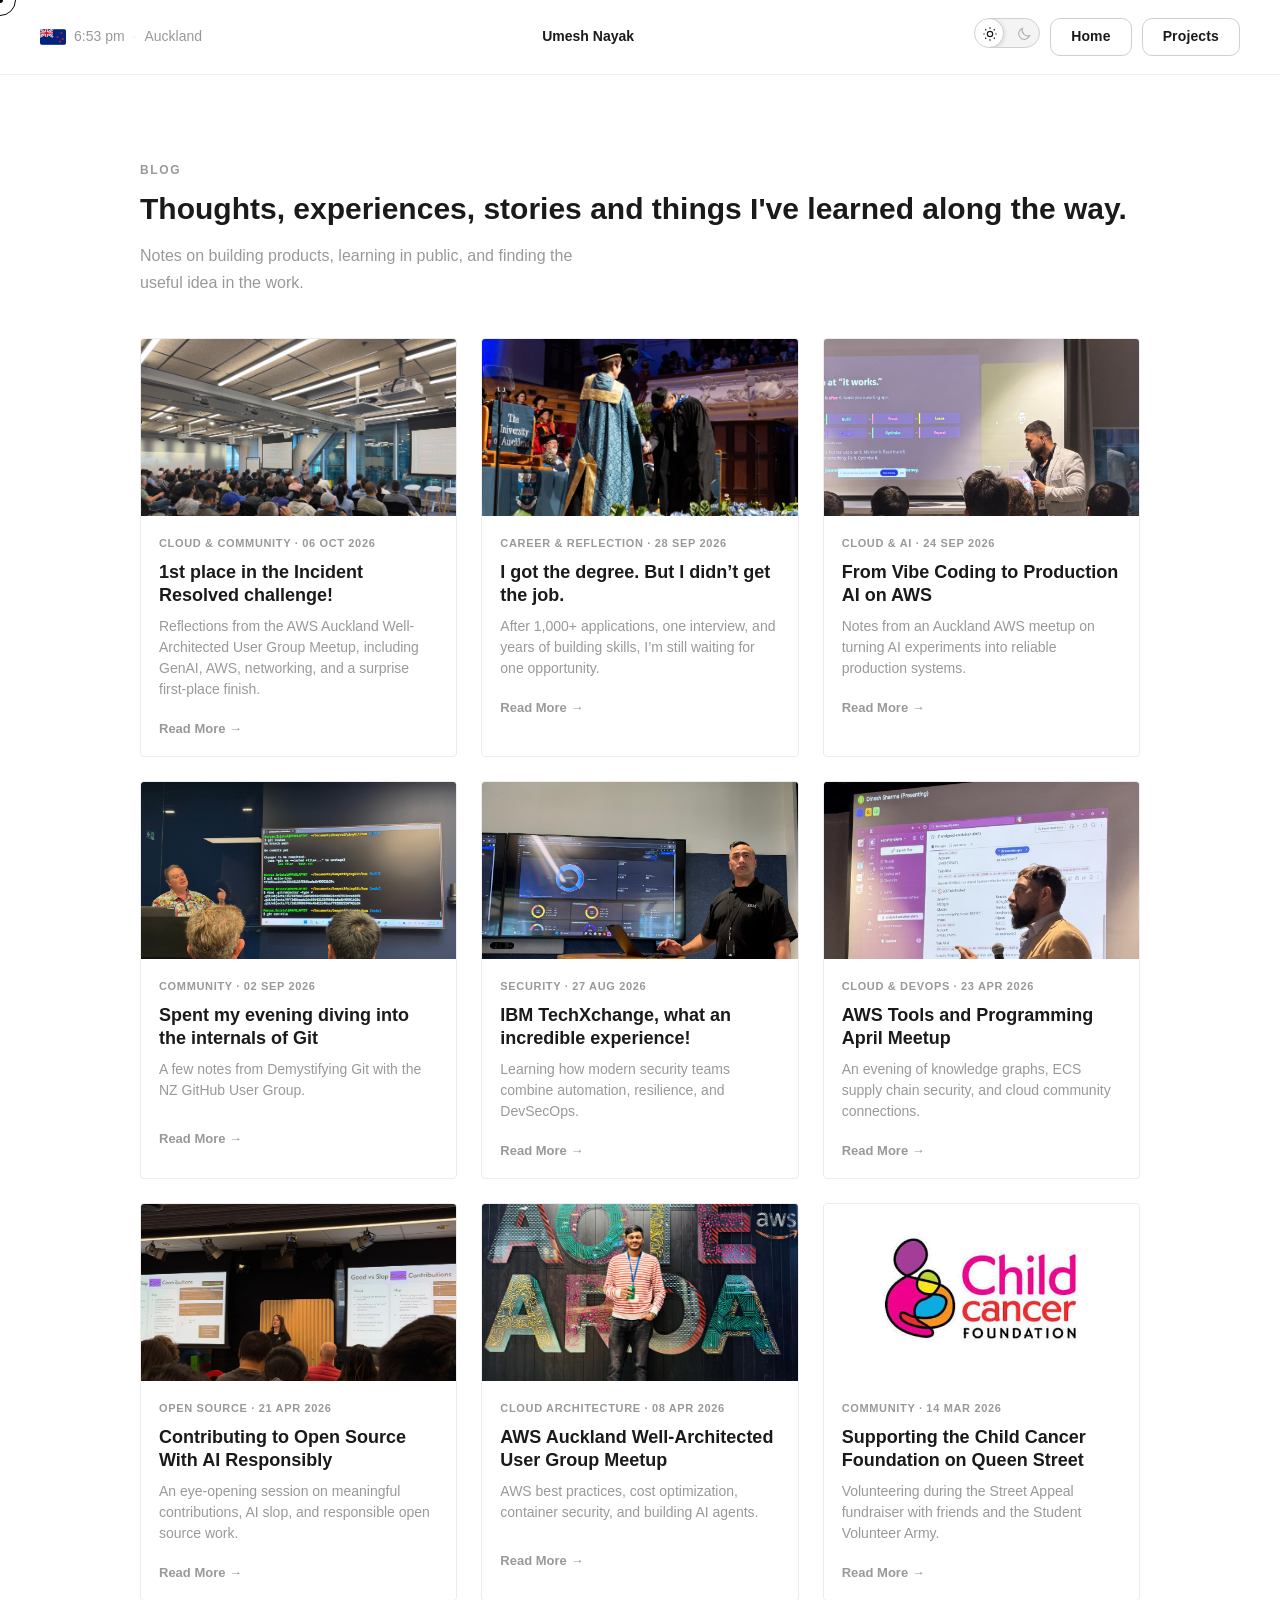
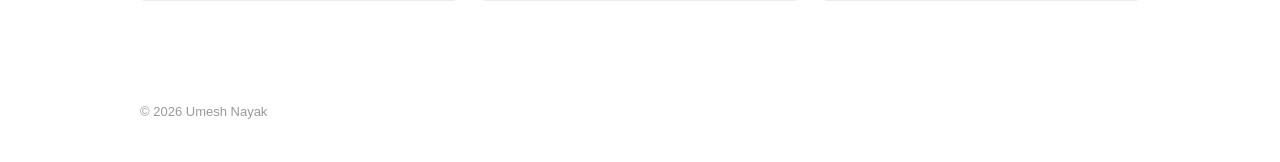
<file: blogs.html>
<!DOCTYPE html>
<html lang="en">
<head>
  <meta charset="UTF-8" />
  <meta name="viewport" content="width=device-width, initial-scale=1.0" />
  <title>Blogs</title>
  <meta name="description" content="Short, LinkedIn-style posts by Umesh Nayak." />
  <link rel="stylesheet" href="style.css" />
  <script>document.documentElement.dataset.theme = localStorage.getItem("portfolio-theme") || (matchMedia("(prefers-color-scheme: dark)").matches ? "dark" : "light");</script>
</head>
<body>
  <!-- ===== Shared top bar (keep this identical on every page) ===== -->
  <header class="topbar">
    <div class="meta">
      <svg class="flag" viewBox="0 0 40 24" width="26" height="16" role="img" aria-label="New Zealand">
        <rect width="40" height="24" fill="#00247d" />
        <path d="M0 0 20 12M20 0 0 12" stroke="#fff" stroke-width="3" />
        <path d="M10 0V12M0 6H20" stroke="#fff" stroke-width="4" />
        <path d="M10 0V12M0 6H20" stroke="#cc142b" stroke-width="2" />
        <path d="M0 0 20 12M20 0 0 12" stroke="#cc142b" stroke-width="1" />
        <circle cx="33" cy="6" r="1.7" fill="#cc142b" />
        <circle cx="27" cy="12" r="1.7" fill="#cc142b" />
        <circle cx="35" cy="15" r="1.7" fill="#cc142b" />
        <circle cx="31" cy="19" r="1.7" fill="#cc142b" />
      </svg>
      <span id="clock">--:--</span>
      <span class="dot">·</span>
      <span>Auckland</span>
    </div>

    <a href="index.html" class="name">Umesh Nayak</a>

    <nav class="nav">
      <button class="theme-switch" type="button" aria-label="Switch to dark mode" aria-pressed="false">
        <span class="theme-switch__track"><svg class="theme-switch__sun" viewBox="0 0 24 24" aria-hidden="true"><circle cx="12" cy="12" r="4" /><path d="M12 2v2M12 20v2M4.93 4.93l1.41 1.41M17.66 17.66l1.41 1.41M2 12h2M20 12h2M4.93 19.07l1.41-1.41M17.66 6.34l1.41-1.41" /></svg><svg class="theme-switch__moon" viewBox="0 0 24 24" aria-hidden="true"><path d="M20.5 14.3A8.5 8.5 0 1 1 9.7 3.5 8.5 8.5 0 0 0 20.5 14.3Z" /></svg><span class="theme-switch__knob"></span></span>
      </button>
      <a class="metal-btn metal-btn--ghost" href="index.html">Home</a>
      <a class="metal-btn metal-btn--ghost" href="projects.html">Projects</a>
    </nav>
  </header>

  <main class="wrap">
    <section class="blog-page">
      <header class="blog-page__intro">
        <p class="blog-page__eyebrow">BLOG</p>
        <h1>Thoughts, experiences, stories and things I've learned along the way.</h1>
        <p class="blog-page__lede">Notes on building products, learning in public, and finding the useful idea in the work.</p>
      </header>

      <div class="blog-grid">
        <a class="blog-card" href="blog-post.html?slug=incident-resolved-challenge">
          <div class="blog-card__image"><img src="img/blog/blog9/4.jpeg" alt="Incident Resolved challenge first-place result" /></div>
          <div class="blog-card__body"><p class="blog-card__meta">Cloud &amp; Community &middot; 06 Oct 2026</p><h2>1st place in the Incident Resolved challenge!</h2><p class="blog-card__excerpt">Reflections from the AWS Auckland Well-Architected User Group Meetup, including GenAI, AWS, networking, and a surprise first-place finish.</p><span class="blog-card__more">Read More <span aria-hidden="true">&rarr;</span></span></div>
        </a>
        <a class="blog-card" href="blog-post.html?slug=i-got-the-degree-but-not-the-job">
          <div class="blog-card__image"><img src="img/blog/blog8/3.jpg" alt="A personal reflection on finding a first tech opportunity in New Zealand" /></div>
          <div class="blog-card__body"><p class="blog-card__meta">Career &amp; Reflection &middot; 28 Sep 2026</p><h2>I got the degree. But I didn&rsquo;t get the job.</h2><p class="blog-card__excerpt">After 1,000+ applications, one interview, and years of building skills, I&rsquo;m still waiting for one opportunity.</p><span class="blog-card__more">Read More <span aria-hidden="true">&rarr;</span></span></div>
        </a>
        <a class="blog-card" href="blog-post.html?slug=vibe-coding-to-production-ai-on-aws">
          <div class="blog-card__image"><img src="img/blog/blog7/IMG_7928.JPG.jpeg" alt="Auckland AWS Tools and Programming Meetup" /></div>
          <div class="blog-card__body"><p class="blog-card__meta">Cloud &amp; AI &middot; 24 Sep 2026</p><h2>From Vibe Coding to Production AI on AWS</h2><p class="blog-card__excerpt">Notes from an Auckland AWS meetup on turning AI experiments into reliable production systems.</p><span class="blog-card__more">Read More <span aria-hidden="true">&rarr;</span></span></div>
        </a>
        <a class="blog-card" href="blog-post.html?slug=demystifying-git">
          <div class="blog-card__image"><img src="img/blog/blog1/IMG_7230.JPG.jpeg" alt="Demystifying Git event" /></div>
          <div class="blog-card__body"><p class="blog-card__meta">Community &middot; 02 Sep 2026</p><h2>Spent my evening diving into the internals of Git</h2><p class="blog-card__excerpt">A few notes from Demystifying Git with the NZ GitHub User Group.</p><span class="blog-card__more">Read More <span aria-hidden="true">&rarr;</span></span></div>
        </a>
        <a class="blog-card" href="blog-post.html?slug=ibm-techxchange">
          <div class="blog-card__image"><img src="img/blog/blog2/1.jpeg" alt="IBM TechXchange event" /></div>
          <div class="blog-card__body"><p class="blog-card__meta">Security &middot; 27 Aug 2026</p><h2>IBM TechXchange, what an incredible experience!</h2><p class="blog-card__excerpt">Learning how modern security teams combine automation, resilience, and DevSecOps.</p><span class="blog-card__more">Read More <span aria-hidden="true">&rarr;</span></span></div>
        </a>
        <a class="blog-card" href="blog-post.html?slug=aws-tools-programming-april-meetup">
          <div class="blog-card__image"><img src="img/blog/blog3/1.jpg" alt="AWS Tools and Programming April Meetup" /></div>
          <div class="blog-card__body"><p class="blog-card__meta">Cloud &amp; DevOps &middot; 23 Apr 2026</p><h2>AWS Tools and Programming April Meetup</h2><p class="blog-card__excerpt">An evening of knowledge graphs, ECS supply chain security, and cloud community connections.</p><span class="blog-card__more">Read More <span aria-hidden="true">&rarr;</span></span></div>
        </a>
        <a class="blog-card" href="blog-post.html?slug=contributing-to-open-source-with-ai-responsibly">
          <div class="blog-card__image"><img src="img/blog/blog4/1.jpeg" alt="Contributing to Open Source With AI Responsibly event" /></div>
          <div class="blog-card__body"><p class="blog-card__meta">Open Source &middot; 21 Apr 2026</p><h2>Contributing to Open Source With AI Responsibly</h2><p class="blog-card__excerpt">An eye-opening session on meaningful contributions, AI slop, and responsible open source work.</p><span class="blog-card__more">Read More <span aria-hidden="true">&rarr;</span></span></div>
        </a>
        <a class="blog-card" href="blog-post.html?slug=aws-auckland-well-architected-user-group">
          <div class="blog-card__image"><img src="img/blog/blog5/1.jpeg" alt="AWS Auckland Well-Architected User Group Meetup" /></div>
          <div class="blog-card__body"><p class="blog-card__meta">Cloud Architecture &middot; 08 Apr 2026</p><h2>AWS Auckland Well-Architected User Group Meetup</h2><p class="blog-card__excerpt">AWS best practices, cost optimization, container security, and building AI agents.</p><span class="blog-card__more">Read More <span aria-hidden="true">&rarr;</span></span></div>
        </a>
        <a class="blog-card" href="blog-post.html?slug=child-cancer-foundation-street-appeal">
          <div class="blog-card__image"><img src="img/blog/blog6/images.jpg" alt="Child Cancer Foundation Street Appeal" /></div>
          <div class="blog-card__body"><p class="blog-card__meta">Community &middot; 14 Mar 2026</p><h2>Supporting the Child Cancer Foundation on Queen Street</h2><p class="blog-card__excerpt">Volunteering during the Street Appeal fundraiser with friends and the Student Volunteer Army.</p><span class="blog-card__more">Read More <span aria-hidden="true">&rarr;</span></span></div>
        </a>
      </div>
    </section>
  </main>

  <footer class="foot">
    <span>&copy; <span id="year"></span> Umesh Nayak</span>
  </footer>

  <script src="script.js"></script>
</body>
</html>
</file>
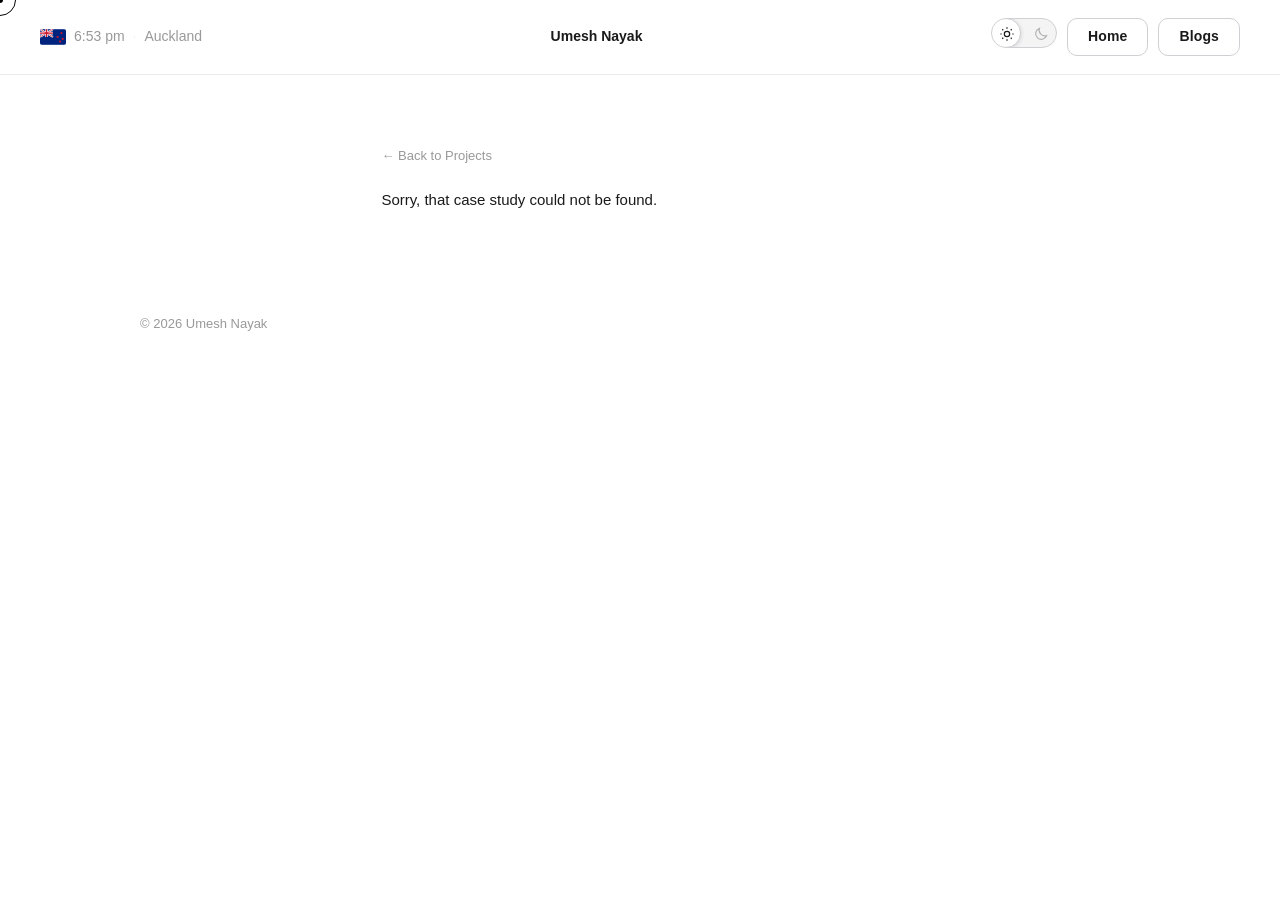
<file: case-study.html>
<!DOCTYPE html>
<html lang="en">
<head>
  <meta charset="UTF-8" />
  <meta name="viewport" content="width=device-width, initial-scale=1.0" />
  <!-- title + description are set per case study by script.js (block 6) -->
  <title>Case study</title>
  <meta name="description" content="Consulting case study by Umesh Nayak." />
  <link rel="stylesheet" href="style.css" />
  <script>document.documentElement.dataset.theme = localStorage.getItem("portfolio-theme") || (matchMedia("(prefers-color-scheme: dark)").matches ? "dark" : "light");</script>
</head>
<body>
  <!-- ===== Shared top bar ===== -->
  <header class="topbar">
    <div class="meta">
      <svg class="flag" viewBox="0 0 40 24" width="26" height="16" role="img" aria-label="New Zealand">
        <rect width="40" height="24" fill="#00247d" />
        <path d="M0 0 20 12M20 0 0 12" stroke="#fff" stroke-width="3" />
        <path d="M10 0V12M0 6H20" stroke="#fff" stroke-width="4" />
        <path d="M10 0V12M0 6H20" stroke="#cc142b" stroke-width="2" />
        <path d="M0 0 20 12M20 0 0 12" stroke="#cc142b" stroke-width="1" />
        <circle cx="33" cy="6" r="1.7" fill="#cc142b" />
        <circle cx="27" cy="12" r="1.7" fill="#cc142b" />
        <circle cx="35" cy="15" r="1.7" fill="#cc142b" />
        <circle cx="31" cy="19" r="1.7" fill="#cc142b" />
      </svg>
      <span id="clock">--:--</span>
      <span class="dot">·</span>
      <span>Auckland</span>
    </div>

    <a href="index.html" class="name">Umesh Nayak</a>

    <nav class="nav">
      <button class="theme-switch" type="button" aria-label="Switch to dark mode" aria-pressed="false">
        <span class="theme-switch__track"><svg class="theme-switch__sun" viewBox="0 0 24 24" aria-hidden="true"><circle cx="12" cy="12" r="4" /><path d="M12 2v2M12 20v2M4.93 4.93l1.41 1.41M17.66 17.66l1.41 1.41M2 12h2M20 12h2M4.93 19.07l1.41-1.41M17.66 6.34l1.41-1.41" /></svg><svg class="theme-switch__moon" viewBox="0 0 24 24" aria-hidden="true"><path d="M20.5 14.3A8.5 8.5 0 1 1 9.7 3.5 8.5 8.5 0 0 0 20.5 14.3Z" /></svg><span class="theme-switch__knob"></span></span>
      </button>
      <a class="metal-btn metal-btn--ghost" href="index.html">Home</a>
      <a class="metal-btn metal-btn--ghost" href="blogs.html">Blogs</a>
    </nav>
  </header>

  <main class="wrap">
    <!-- script.js block 6 fills this from ?slug= against consulting.js -->
    <article class="case" id="case-root">
      <p class="case-back"><a href="projects.html">&larr; Back to Projects</a></p>
      <p>Loading case study&hellip;</p>
    </article>
  </main>

  <footer class="foot">
    <span>&copy; <span id="year"></span> Umesh Nayak</span>
  </footer>

  <script src="consulting.js"></script>
  <script src="script.js"></script>
</body>
</html>
</file>
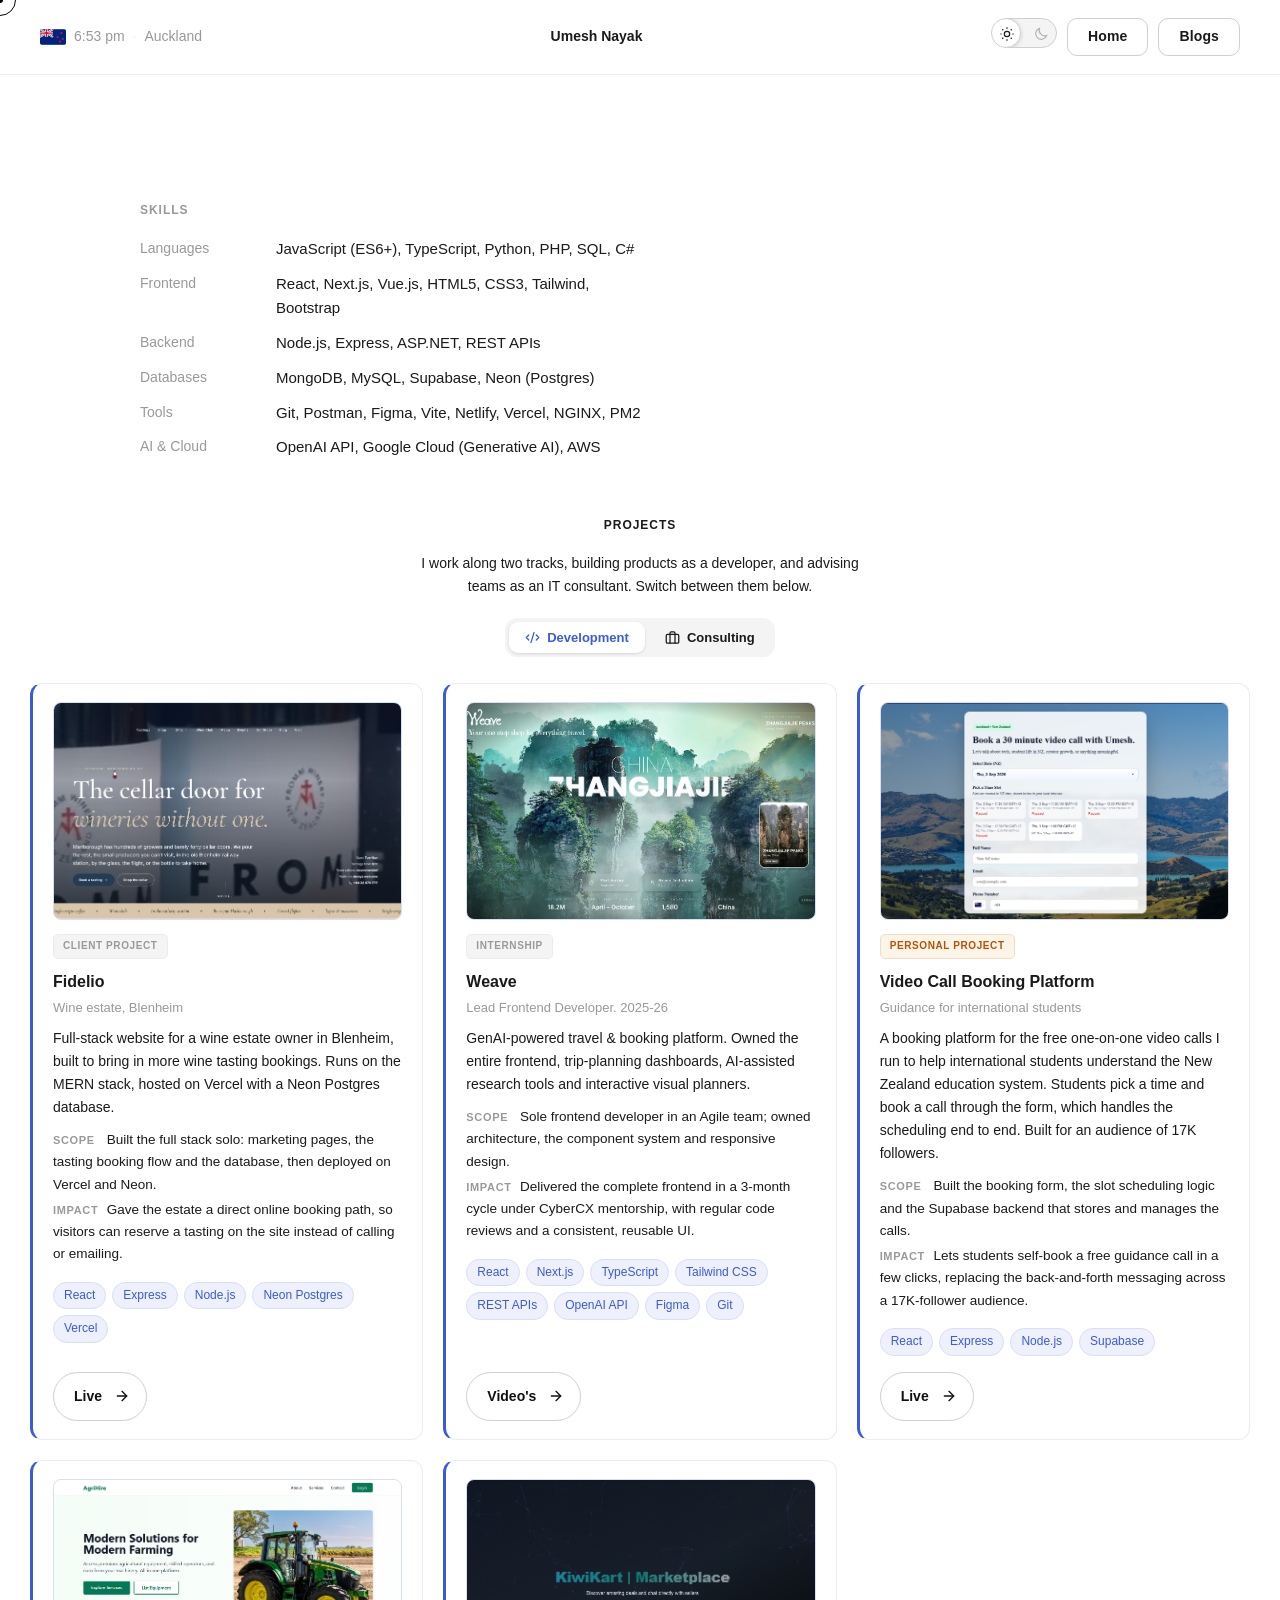
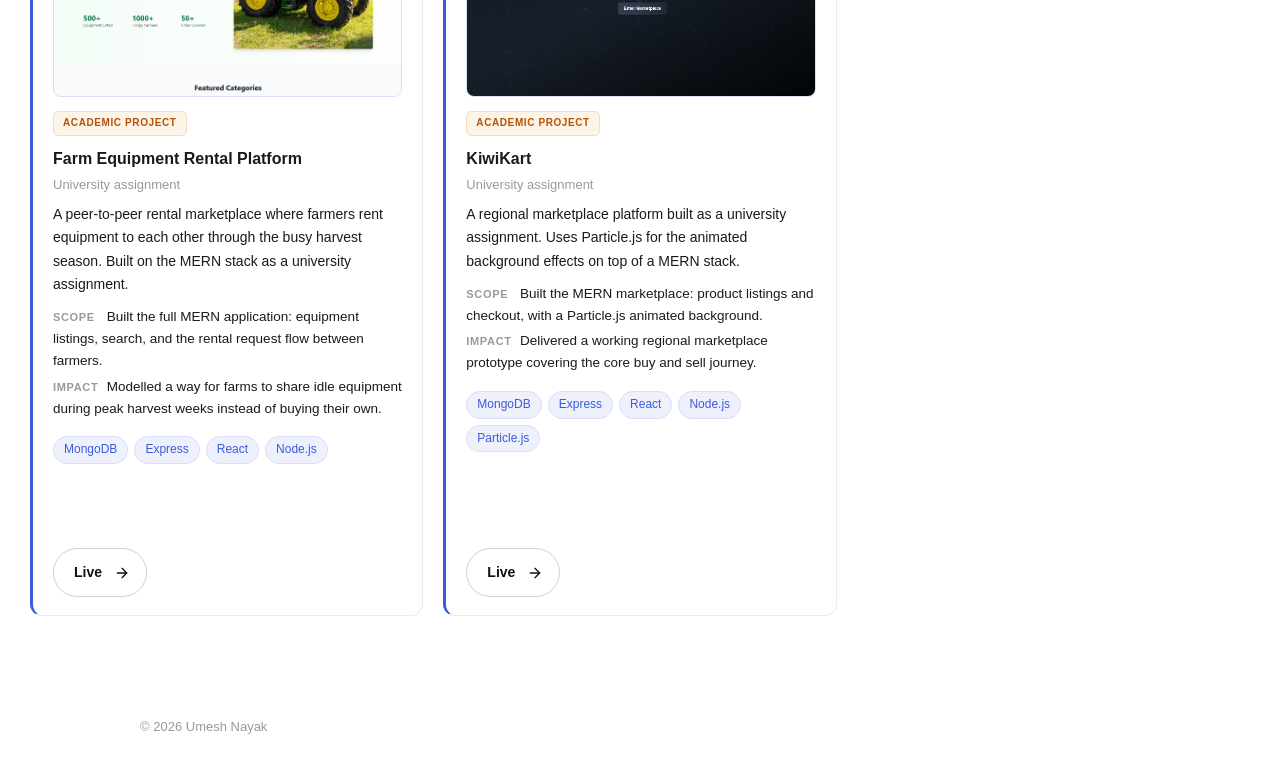
<file: projects.html>
<!DOCTYPE html>
<html lang="en">
<head>
  <meta charset="UTF-8" />
  <meta name="viewport" content="width=device-width, initial-scale=1.0" />
  <title>Projects</title>
  <meta name="description" content="Development and IT consulting projects by Umesh Nayak." />
  <link rel="stylesheet" href="style.css" />
  <script>document.documentElement.dataset.theme = localStorage.getItem("portfolio-theme") || (matchMedia("(prefers-color-scheme: dark)").matches ? "dark" : "light");</script>
</head>
<body>
  <!-- ===== Shared top bar ===== -->
  <header class="topbar">
    <div class="meta">
      <svg class="flag" viewBox="0 0 40 24" width="26" height="16" role="img" aria-label="New Zealand">
        <rect width="40" height="24" fill="#00247d" />
        <path d="M0 0 20 12M20 0 0 12" stroke="#fff" stroke-width="3" />
        <path d="M10 0V12M0 6H20" stroke="#fff" stroke-width="4" />
        <path d="M10 0V12M0 6H20" stroke="#cc142b" stroke-width="2" />
        <path d="M0 0 20 12M20 0 0 12" stroke="#cc142b" stroke-width="1" />
        <circle cx="33" cy="6" r="1.7" fill="#cc142b" />
        <circle cx="27" cy="12" r="1.7" fill="#cc142b" />
        <circle cx="35" cy="15" r="1.7" fill="#cc142b" />
        <circle cx="31" cy="19" r="1.7" fill="#cc142b" />
      </svg>
      <span id="clock">--:--</span>
      <span class="dot">·</span>
      <span>Auckland</span>
    </div>

    <a href="index.html" class="name">Umesh Nayak</a>

    <nav class="nav">
      <button class="theme-switch" type="button" aria-label="Switch to dark mode" aria-pressed="false">
        <span class="theme-switch__track"><svg class="theme-switch__sun" viewBox="0 0 24 24" aria-hidden="true"><circle cx="12" cy="12" r="4" /><path d="M12 2v2M12 20v2M4.93 4.93l1.41 1.41M17.66 17.66l1.41 1.41M2 12h2M20 12h2M4.93 19.07l1.41-1.41M17.66 6.34l1.41-1.41" /></svg><svg class="theme-switch__moon" viewBox="0 0 24 24" aria-hidden="true"><path d="M20.5 14.3A8.5 8.5 0 1 1 9.7 3.5 8.5 8.5 0 0 0 20.5 14.3Z" /></svg><span class="theme-switch__knob"></span></span>
      </button>
      <a class="metal-btn metal-btn--ghost" href="index.html">Home</a>
      <a class="metal-btn metal-btn--ghost" href="blogs.html">Blogs</a>
    </nav>
  </header>

  <main class="wrap">

    <!-- ===== Skills ===== -->
    <section class="block">
      <h2 class="label">Skills</h2>
      <dl class="skills">
        <div><dt>Languages</dt><dd>JavaScript (ES6+), TypeScript, Python, PHP, SQL, C#</dd></div>
        <div><dt>Frontend</dt><dd>React, Next.js, Vue.js, HTML5, CSS3, Tailwind, Bootstrap</dd></div>
        <div><dt>Backend</dt><dd>Node.js, Express, ASP.NET, REST APIs</dd></div>
        <div><dt>Databases</dt><dd>MongoDB, MySQL, Supabase, Neon (Postgres)</dd></div>
        <div><dt>Tools</dt><dd>Git, Postman, Figma, Vite, Netlify, Vercel, NGINX, PM2</dd></div>
        <div><dt>AI &amp; Cloud</dt><dd>OpenAI API, Google Cloud (Generative AI), AWS</dd></div>
      </dl>
    </section>

    <!-- ===== Projects: two categories, switched with the tabs below ===== -->
    <section class="block projects">
      <h2 class="label">Projects</h2>
      <p class="section-intro">
        I work along two tracks, building products as a developer, and
        advising teams as an IT consultant. Switch between them below.
      </p>

      <!-- Tab switcher. The panel swap + fade lives in script.js (block 4). -->
      <div class="tabs" role="tablist" aria-label="Project category">
        <button class="tab is-active" id="tab-dev" role="tab" aria-selected="true"
                aria-controls="panel-dev" data-panel="dev">
          <svg viewBox="0 0 24 24" fill="none" stroke="currentColor" stroke-width="2"
               stroke-linecap="round" stroke-linejoin="round" aria-hidden="true">
            <path d="m18 16 4-4-4-4" /><path d="m6 8-4 4 4 4" /><path d="m14.5 4-5 16" />
          </svg>
          Development
        </button>
        <button class="tab" id="tab-consulting" role="tab" aria-selected="false"
                aria-controls="panel-consulting" data-panel="consulting" tabindex="-1">
          <svg viewBox="0 0 24 24" fill="none" stroke="currentColor" stroke-width="2"
               stroke-linecap="round" stroke-linejoin="round" aria-hidden="true">
            <rect width="20" height="14" x="2" y="7" rx="2" />
            <path d="M16 21V5a2 2 0 0 0-2-2h-4a2 2 0 0 0-2 2v16" />
          </svg>
          Consulting
        </button>
      </div>

      <!-- ===== Development panel ===== -->
      <div class="panel is-active" id="panel-dev" role="tabpanel"
           aria-labelledby="tab-dev" data-accent="dev">
        <div class="cards">

          <article class="card">
            <div class="card-media">
              <img src="img/FIDELIO.png" alt="Fidelio project">
            </div>
            <span class="card-badge">Client project</span>
            <div class="card-head">
              <h3 class="card-title">Fidelio</h3>
              <span class="card-meta">Wine estate, Blenheim</span>
            </div>
            <p class="card-desc">
              Full-stack website for a wine estate owner in Blenheim, built to
              bring in more wine tasting bookings. Runs on the MERN stack,
              hosted on Vercel with a Neon Postgres database.
            </p>
            <p class="card-line"><span class="card-key">Scope</span> Built the full stack solo: marketing pages, the tasting booking flow and the database, then deployed on Vercel and Neon.</p>
            <p class="card-line"><span class="card-key">Impact</span> Gave the estate a direct online booking path, so visitors can reserve a tasting on the site instead of calling or emailing.</p>
            <ul class="tags">
              <li>React</li>
              <li>Express</li>
              <li>Node.js</li>
              <li>Neon Postgres</li>
              <li>Vercel</li>
            </ul>
            <div class="card-links">
              <a class="flow-btn" href="https://www.fidelio.co.nz/" target="_blank" rel="noopener noreferrer">
                <span class="flow-btn__arrow flow-btn__arrow--in"><svg viewBox="0 0 24 24" fill="none" stroke="currentColor" stroke-width="2" stroke-linecap="round" stroke-linejoin="round" aria-hidden="true"><path d="M5 12h14"/><path d="m12 5 7 7-7 7"/></svg></span>
                <span class="flow-btn__text">Live</span>
                <span class="flow-btn__circle"></span>
                <span class="flow-btn__arrow flow-btn__arrow--out"><svg viewBox="0 0 24 24" fill="none" stroke="currentColor" stroke-width="2" stroke-linecap="round" stroke-linejoin="round" aria-hidden="true"><path d="M5 12h14"/><path d="m12 5 7 7-7 7"/></svg></span>
              </a>
            </div>
          </article>

          <article class="card">
            <div class="card-media"><img src="img/WEAVE.png" alt="Weave project"></div>
            <span class="card-badge">Internship</span>
            <div class="card-head">
              <h3 class="card-title">Weave</h3>
              <span class="card-meta">Lead Frontend Developer. 2025-26</span>
            </div>
            <p class="card-desc">
              GenAI-powered travel &amp; booking platform. Owned the entire
              frontend, trip-planning dashboards, AI-assisted research
              tools and interactive visual planners.
            </p>
            <p class="card-line"><span class="card-key">Scope</span> Sole frontend developer in an Agile team; owned architecture, the component system and responsive design.</p>
            <p class="card-line"><span class="card-key">Impact</span> Delivered the complete frontend in a 3-month cycle under CyberCX mentorship, with regular code reviews and a consistent, reusable UI.</p>
            <ul class="tags">
              <li>React</li>
              <li>Next.js</li>
              <li>TypeScript</li>
              <li>Tailwind CSS</li>
              <li>REST APIs</li>
              <li>OpenAI API</li>
              <li>Figma</li>
              <li>Git</li>
            </ul>
          <div class="card-links">
              <a class="flow-btn" href="https://drive.google.com/drive/folders/1KBLCtx2wzvr4fm2CiUw_Vb1h2JAma3bJ?usp=sharing" target="_blank" rel="noopener noreferrer">
                <span class="flow-btn__arrow flow-btn__arrow--in"><svg viewBox="0 0 24 24" fill="none" stroke="currentColor" stroke-width="2" stroke-linecap="round" stroke-linejoin="round" aria-hidden="true"><path d="M5 12h14"/><path d="m12 5 7 7-7 7"/></svg></span>
                <span class="flow-btn__text">Video's</span>
                <span class="flow-btn__circle"></span>
                <span class="flow-btn__arrow flow-btn__arrow--out"><svg viewBox="0 0 24 24" fill="none" stroke="currentColor" stroke-width="2" stroke-linecap="round" stroke-linejoin="round" aria-hidden="true"><path d="M5 12h14"/><path d="m12 5 7 7-7 7"/></svg></span>
              </a>
            </div>
          </article>

          <article class="card">
            <div class="card-media"><img src="img/booking.png" alt="Video Call Booking Platform"></div>
            <span class="card-badge card-badge--learning">Personal project</span>
            <div class="card-head">
              <h3 class="card-title">Video Call Booking Platform</h3>
              <span class="card-meta">Guidance for international students</span>
            </div>
            <p class="card-desc">
              A booking platform for the free one-on-one video calls I run to
              help international students understand the New Zealand education
              system. Students pick a time and book a call through the form,
              which handles the scheduling end to end. Built for an audience of
              17K followers.
            </p>
            <p class="card-line"><span class="card-key">Scope</span> Built the booking form, the slot scheduling logic and the Supabase backend that stores and manages the calls.</p>
            <p class="card-line"><span class="card-key">Impact</span> Lets students self-book a free guidance call in a few clicks, replacing the back-and-forth messaging across a 17K-follower audience.</p>
            <ul class="tags">
              <li>React</li>
              <li>Express</li>
              <li>Node.js</li>
              <li>Supabase</li>
            </ul>
            <div class="card-links">
              <a class="flow-btn" href="https://gujjukiwi.netlify.app/" target="_blank" rel="noopener noreferrer">
                <span class="flow-btn__arrow flow-btn__arrow--in"><svg viewBox="0 0 24 24" fill="none" stroke="currentColor" stroke-width="2" stroke-linecap="round" stroke-linejoin="round" aria-hidden="true"><path d="M5 12h14"/><path d="m12 5 7 7-7 7"/></svg></span>
                <span class="flow-btn__text">Live</span>
                <span class="flow-btn__circle"></span>
                <span class="flow-btn__arrow flow-btn__arrow--out"><svg viewBox="0 0 24 24" fill="none" stroke="currentColor" stroke-width="2" stroke-linecap="round" stroke-linejoin="round" aria-hidden="true"><path d="M5 12h14"/><path d="m12 5 7 7-7 7"/></svg></span>
              </a>
            </div>
          </article>

          <article class="card">
            <div class="card-media"><img src="img/agrihire.png" alt="Farm Equipment Rental Platform"></div>
            <span class="card-badge card-badge--learning">Academic project</span>
            <div class="card-head">
              <h3 class="card-title">Farm Equipment Rental Platform</h3>
              <span class="card-meta">University assignment</span>
            </div>
            <p class="card-desc">
              A peer-to-peer rental marketplace where farmers rent equipment to
              each other through the busy harvest season. Built on the MERN
              stack as a university assignment.
            </p>
            <p class="card-line"><span class="card-key">Scope</span> Built the full MERN application: equipment listings, search, and the rental request flow between farmers.</p>
            <p class="card-line"><span class="card-key">Impact</span> Modelled a way for farms to share idle equipment during peak harvest weeks instead of buying their own.</p>
            <ul class="tags">
              <li>MongoDB</li>
              <li>Express</li>
              <li>React</li>
              <li>Node.js</li>
            </ul>
            <div class="card-links">
              <a class="flow-btn" href="https://agrihire.netlify.app/" target="_blank" rel="noopener noreferrer">
                <span class="flow-btn__arrow flow-btn__arrow--in"><svg viewBox="0 0 24 24" fill="none" stroke="currentColor" stroke-width="2" stroke-linecap="round" stroke-linejoin="round" aria-hidden="true"><path d="M5 12h14"/><path d="m12 5 7 7-7 7"/></svg></span>
                <span class="flow-btn__text">Live</span>
                <span class="flow-btn__circle"></span>
                <span class="flow-btn__arrow flow-btn__arrow--out"><svg viewBox="0 0 24 24" fill="none" stroke="currentColor" stroke-width="2" stroke-linecap="round" stroke-linejoin="round" aria-hidden="true"><path d="M5 12h14"/><path d="m12 5 7 7-7 7"/></svg></span>
              </a>
            </div>
          </article>

          <article class="card">
            <div class="card-media"><img src="img/kiwikart.png" alt="KiwiKart"></div>
            <span class="card-badge card-badge--learning">Academic project</span>
            <div class="card-head">
              <h3 class="card-title">KiwiKart</h3>
              <span class="card-meta">University assignment</span>
            </div>
            <p class="card-desc">
              A regional marketplace platform built as a university assignment.
              Uses Particle.js for the animated background effects on top of a
              MERN stack.
            </p>
            <p class="card-line"><span class="card-key">Scope</span> Built the MERN marketplace: product listings and checkout, with a Particle.js animated background.</p>
            <p class="card-line"><span class="card-key">Impact</span> Delivered a working regional marketplace prototype covering the core buy and sell journey.</p>
            <ul class="tags">
              <li>MongoDB</li>
              <li>Express</li>
              <li>React</li>
              <li>Node.js</li>
              <li>Particle.js</li>
            </ul>
            
            <div class="card-links">
              <a class="flow-btn" href="https://kiwikart.netlify.app/#/" target="_blank" rel="noopener noreferrer">
                <span class="flow-btn__arrow flow-btn__arrow--in"><svg viewBox="0 0 24 24" fill="none" stroke="currentColor" stroke-width="2" stroke-linecap="round" stroke-linejoin="round" aria-hidden="true"><path d="M5 12h14"/><path d="m12 5 7 7-7 7"/></svg></span>
                <span class="flow-btn__text">Live</span>
                <span class="flow-btn__circle"></span>
                <span class="flow-btn__arrow flow-btn__arrow--out"><svg viewBox="0 0 24 24" fill="none" stroke="currentColor" stroke-width="2" stroke-linecap="round" stroke-linejoin="round" aria-hidden="true"><path d="M5 12h14"/><path d="m12 5 7 7-7 7"/></svg></span>
              </a>
            </div>
          </article>

        </div>
      </div>

      <!-- ===== Consulting panel =====
           Each card is a link to case-study.html?slug=<slug>. The full
           write-up lives in consulting.js; these are just previews. -->
      <div class="panel" id="panel-consulting" role="tabpanel"
           aria-labelledby="tab-consulting" data-accent="consulting">
        <div class="cards">

          <a class="card card-link" href="case-study.html?slug=fidelio">
            <div class="card-media"><img src="img/FIDELIO.png" alt="Fidelio project"></div>
            <span class="card-badge">Client project</span>
            <div class="card-head">
              <h3 class="card-title">Fidelio</h3>
              <span class="card-meta">Wine estate, Blenheim</span>
            </div>
            <p class="card-desc">
              Alongside building the site, I advised the owner on the digital
              side of the business: the booking flow, digital presence, and
              turning more site visits into confirmed tasting bookings.
            </p>
            <ul class="tags">
              <li>Stakeholder Advisory</li>
              <li>Digital Strategy</li>
              <li>UX Consulting for SMBs</li>
              <li>Booking Flow Design</li>
              <li>Conversion Optimization</li>
            </ul>
            <span class="flow-btn">
              <span class="flow-btn__arrow flow-btn__arrow--in"><svg viewBox="0 0 24 24" fill="none" stroke="currentColor" stroke-width="2" stroke-linecap="round" stroke-linejoin="round" aria-hidden="true"><path d="M5 12h14"/><path d="m12 5 7 7-7 7"/></svg></span>
              <span class="flow-btn__text">Read full case study</span>
              <span class="flow-btn__circle"></span>
              <span class="flow-btn__arrow flow-btn__arrow--out"><svg viewBox="0 0 24 24" fill="none" stroke="currentColor" stroke-width="2" stroke-linecap="round" stroke-linejoin="round" aria-hidden="true"><path d="M5 12h14"/><path d="m12 5 7 7-7 7"/></svg></span>
            </span>
          </a>

          <a class="card card-link" href="case-study.html?slug=gentrack">
            <div class="card-media card-media--logo"><img src="img/Gentrack-logo1.png" alt="Gentrack logo"></div>
            <span class="card-badge card-badge--learning">Case study</span>
            <div class="card-head">
              <h3 class="card-title">Gentrack, Business Process Redesign (Knowledge Management)</h3>
              <span class="card-meta">Business analysis case study</span>
            </div>
            <p class="card-hook">
              Gentrack has over <strong>10,000</strong> knowledge articles.
              Their engineers still can't find the right one
              <strong>more than half the time</strong>.
            </p>
            <p class="card-desc">
              A full business analysis case study on Gentrack Group Limited
              (NZX: GTK), diagnosing why their internal knowledge base was
              draining time, trust, and delivery speed.
            </p>
            <ul class="tags">
              <li>Business Process Redesign</li>
              <li>Root Cause Analysis</li>
              <li>BPMN 2.0</li>
              <li>SAP Signavio</li>
              <li>SAP Build App</li>
              <li>KPI Design</li>
              <li>Stakeholder Interviews</li>
              <li>Change Management</li>
            </ul>
            <span class="flow-btn">
              <span class="flow-btn__arrow flow-btn__arrow--in"><svg viewBox="0 0 24 24" fill="none" stroke="currentColor" stroke-width="2" stroke-linecap="round" stroke-linejoin="round" aria-hidden="true"><path d="M5 12h14"/><path d="m12 5 7 7-7 7"/></svg></span>
              <span class="flow-btn__text">Read full case study</span>
              <span class="flow-btn__circle"></span>
              <span class="flow-btn__arrow flow-btn__arrow--out"><svg viewBox="0 0 24 24" fill="none" stroke="currentColor" stroke-width="2" stroke-linecap="round" stroke-linejoin="round" aria-hidden="true"><path d="M5 12h14"/><path d="m12 5 7 7-7 7"/></svg></span>
            </span>
          </a>

        </div>
      </div>
    </section>

  </main>

  <footer class="foot">
    <span>&copy; <span id="year"></span> Umesh Nayak</span>
  </footer>

  <script src="script.js"></script>
</body>
</html>
</file>
<file: style.css>
/* ===================================================================
   Portfolio styles — one file, top to bottom:
     1. Variables + reset
     2. Top bar (clock, flag, name, nav)
     3. Page layout
     4. Sections (intro, experience/education, skills)
     5. Lists + socials
     6. Gallery + lightbox
     7. Footer
     8. Project categories (tabs + cards)
     9. Responsive
   =================================================================== */

/* ---------- 1. Variables + reset ---------- */
:root {
  color-scheme: light;
  --text: #1a1a1a;      /* main text      */
  --muted: #999;        /* dates, labels  */
  --line: #ececec;      /* borders        */
  --link: #3b5bdb;      /* link colour    */
  --accent-dev: #3b5bdb;        /* Development projects accent */
  --accent-consulting: #0d9488; /* Consulting projects accent  */
  --bg: #ffffff;
  --surface: #ffffff;
  --surface-raised: #ffffff;
  --surface-muted: #f4f4f5;
  --surface-image: #f4f4f4;
  --border-strong: #d0d0d4;
  --shadow-subtle: rgba(0, 0, 0, 0.07);
  --button-fill: #111111;
  --button-text: #ffffff;
  --focus: #1a1a1a;
  --max-width: 1080px;
  --font: -apple-system, BlinkMacSystemFont, "Segoe UI", Roboto, Helvetica,
    Arial, sans-serif;
}

[data-theme="dark"] {
  color-scheme: dark;
  --text: #f4f4f5;
  --muted: #a1a1aa;
  --line: #303238;
  --link: #8ab4f8;
  --accent-dev: #8ab4f8;
  --accent-consulting: #55c7bb;
  --bg: #111214;
  --surface: #191a1f;
  --surface-raised: #202127;
  --surface-muted: #27282f;
  --surface-image: #24252b;
  --border-strong: #4a4c55;
  --shadow-subtle: rgba(0, 0, 0, 0.28);
  --button-fill: #f4f4f5;
  --button-text: #17181b;
  --focus: #f4f4f5;
}

* {
  margin: 0;
  padding: 0;
  box-sizing: border-box;
}

body {
  font-family: var(--font);
  font-size: 15px;
  line-height: 1.65;
  color: var(--text);
  background-color: var(--bg);
  -webkit-font-smoothing: antialiased;
}

.topbar,
.foot,
.card-badge,
.post-gallery__item {
  transition: color 260ms ease, border-color 260ms ease;
}

@media (pointer: fine) {
  body.has-circular-cursor,
  body.has-circular-cursor * {
    cursor: none !important;
  }

  .circular-cursor__dot,
  .circular-cursor__ring {
    position: fixed;
    top: 0;
    left: 0;
    pointer-events: none;
    z-index: 10000;
    border-radius: 50%;
    mix-blend-mode: difference;
    opacity: 0;
    transform: translate(-50%, -50%);
    transition: opacity 200ms ease, transform 200ms ease;
  }

  .circular-cursor__dot {
    width: 6px;
    height: 6px;
    background: #fff;
  }

  .circular-cursor__ring {
    width: 32px;
    height: 32px;
    border: 1px solid #fff;
  }

  body.has-circular-cursor .circular-cursor__dot,
  body.has-circular-cursor .circular-cursor__ring {
    opacity: 1;
  }

  body.has-circular-cursor .circular-cursor__ring.is-hovered {
    transform: translate(-50%, -50%) scale(1.5);
  }

  body.has-circular-cursor .circular-cursor__ring.is-pressed {
    transform: translate(-50%, -50%) scale(0.75);
  }
}

img {
  max-width: 100%;
  display: block;
}

a {
  color: var(--link);
}

/* ---------- 2. Top bar ---------- */
.topbar {
  display: flex;
  align-items: center;
  justify-content: space-between;
  gap: 20px;
  padding: 18px 40px;
  border-bottom: 1px solid var(--line);
  font-size: 14px;
}

/* Auckland clock + NZ flag, pinned to the left */
.meta {
  display: flex;
  align-items: center;
  gap: 8px;
  color: var(--muted);
  font-variant-numeric: tabular-nums;
}
.meta .flag {
  border-radius: 2px;
  flex-shrink: 0;
}
.meta .dot {
  color: var(--line);
}

.name {
  font-weight: 600;
  color: var(--text);
  text-decoration: none;
}

.nav {
  display: flex;
  gap: 10px;
}
/* the nav buttons are .metal-btn (see section 5) — just size them down a bit here */
.nav .metal-btn {
  height: 38px;
  padding: 0 20px;
}

.theme-switch {
  position: relative;
  width: 66px;
  height: 30px;
  padding: 0;
  border: 0;
  background: transparent;
  cursor: pointer;
}
.theme-switch__track {
  position: absolute;
  inset: 0;
  display: block;
  overflow: hidden;
  border: 1px solid var(--border-strong);
  border-radius: 999px;
  background: var(--surface-muted);
  transition: background-color 0.35s ease, border-color 0.35s ease;
}
.theme-switch__knob {
  position: absolute;
  top: -1px;
  left: -1px;
  width: 30px;
  height: 30px;
  border: 1px solid var(--border-strong);
  border-radius: 50%;
  background: var(--surface);
  box-shadow: 0 1px 4px rgba(0, 0, 0, 0.16);
  transition: transform 0.4s cubic-bezier(0.34, 1.3, 0.64, 1), background-color 0.35s ease,
    border-color 0.35s ease;
}
.theme-switch svg {
  position: absolute;
  top: 7px;
  z-index: 1;
  width: 16px;
  height: 16px;
  fill: none;
  stroke-width: 1.8;
  transition: opacity 0.2s ease, transform 0.4s ease;
}
.theme-switch__sun {
  left: 7px;
  stroke: var(--text);
}
.theme-switch__moon {
  right: 7px;
  stroke: var(--muted);
  opacity: 0.7;
}
.theme-switch:hover .theme-switch__knob {
  box-shadow: 0 2px 7px rgba(0, 0, 0, 0.24);
}
.theme-switch:focus-visible {
  outline: 2px solid var(--text);
  outline-offset: 3px;
  border-radius: 999px;
}
[data-theme="dark"] .theme-switch__track {
  border-color: var(--border-strong);
  background: #0b0b0b;
}
[data-theme="dark"] .theme-switch__knob {
  transform: translateX(36px);
  border-color: var(--border-strong);
  background: #2a2a2e;
}
[data-theme="dark"] .theme-switch__sun {
  opacity: 0.45;
  transform: rotate(45deg);
}
[data-theme="dark"] .theme-switch__moon {
  stroke: var(--text);
  opacity: 1;
}

/* ---------- 3. Page layout ---------- */
.wrap {
  max-width: var(--max-width);
  margin: 0 auto;
  padding: 70px 40px 40px;
}

/* space between the stacked sections on a page */
.block {
  margin-top: 56px;
}

.label {
  font-size: 12px;
  font-weight: 600;
  letter-spacing: 0.08em;
  text-transform: uppercase;
  color: var(--muted);
  margin: 0 0 16px;
}

/* ---------- 4. Sections ---------- */

/* Intro: text on the left, photo on the right */
.intro {
  display: grid;
  grid-template-columns: 1fr 300px;
  gap: 60px;
  align-items: start;
}
.intro-text p {
  max-width: 52ch;
  text-align: justify;
}
.intro-photo img {
  width: 100%;
  border-radius: 4px;
  object-fit: cover;
}

.intro .label {
  margin-top: 34px;
}

/* Summary bullets */
.summary {
  list-style: none;
}
.summary li {
  position: relative;
  padding-left: 18px;
  margin-bottom: 4px;
}
.summary li::before {
  content: "";
  position: absolute;
  left: 0;
  top: 0.75em;
  width: 5px;
  height: 5px;
  border-radius: 50%;
  background: var(--muted);
}

/* Experience + Education entries */
.entry {
  max-width: 62ch;
  margin-bottom: 24px;
}
.entry:last-child {
  margin-bottom: 0;
}
.entry-head {
  display: flex;
  justify-content: space-between;
  align-items: baseline;
  gap: 16px;
}
.entry-title {
  font-weight: 600;
}
.entry-date {
  color: var(--muted);
  font-size: 13px;
  white-space: nowrap;
}
.entry-org {
  color: var(--muted);
  font-size: 14px;
}
.entry-desc {
  margin-top: 6px;
}

/* Skills table */
.skills {
  display: grid;
  gap: 10px;
  max-width: 62ch;
}
.skills > div {
  display: grid;
  grid-template-columns: 120px 1fr;
  gap: 16px;
}
.skills dt {
  color: var(--muted);
  font-size: 14px;
}

/* ---------- 5. Lists + socials ---------- */
.list {
  list-style: none;
  max-width: 62ch;
}
.list li {
  display: flex;
  flex-direction: column;
  margin-bottom: 20px;
}
.list-title {
  align-self: start;          /* underline hugs the text, not the whole row */
  color: var(--text);
  text-decoration: none;
  font-weight: 600;
  border-bottom: 1px solid var(--line);
  transition: border-color 0.15s ease;
}
.list-title:hover {
  border-bottom-color: var(--text);
}
.list-desc {
  color: var(--muted);
  font-size: 14px;
}

.socials {
  display: flex;
  gap: 18px;
  margin-top: 28px;
}
.socials a {
  display: inline-flex;
  color: var(--muted);
  text-decoration: none;
  transition: color 0.15s ease;
}
.socials a:hover {
  color: var(--text);
}
.socials svg {
  width: 22px;
  height: 22px;
}

/* Text links inside the content (Summary, Experience, Projects).
   Normal text colour + a grey underline; on hover the underline
   darkens and the arrow nudges up-and-right. */
.intro-text a:not(.social-link):not(.metal-btn),
.entry-desc a,
.list-desc a {
  color: var(--text);
  text-decoration: none;
  border-bottom: 1px solid var(--line);
  transition: border-color 0.15s ease;
}
.intro-text a:not(.social-link):hover,
.entry-desc a:hover,
.list-desc a:hover {
  border-bottom-color: var(--text);
}

/* "Opens in a new tab" arrow, added automatically to external links.
   It's a thin SVG so it stays crisp at any size — tweak --arrow-size
   to make it bigger or smaller. On hover it darkens and nudges. */
.intro-text a[target="_blank"]:not(.social-link)::after,
.entry-desc a[target="_blank"]::after,
.list-desc a[target="_blank"]::after,
.list-title[target="_blank"]::after {
  --arrow-size: 1.15em;
  content: "";
  display: inline-block;
  width: var(--arrow-size);
  height: var(--arrow-size);
  margin-left: 4px;
  vertical-align: -0.15em;
  background: no-repeat center / contain
    url("data:image/svg+xml,%3Csvg xmlns='http://www.w3.org/2000/svg' viewBox='0 0 24 24' fill='none' stroke='%23999' stroke-width='1.5' stroke-linecap='round' stroke-linejoin='round'%3E%3Cline x1='7' y1='17' x2='17' y2='7'/%3E%3Cpolyline points='8 7 17 7 17 16'/%3E%3C/svg%3E");
  transition: transform 0.15s ease, filter 0.15s ease;
}
.intro-text a[target="_blank"]:not(.social-link):hover::after,
.entry-desc a[target="_blank"]:hover::after,
.list-desc a[target="_blank"]:hover::after,
.list-title[target="_blank"]:hover::after {
  transform: translate(2px, -2px);
  filter: brightness(0); /* grey arrow -> near-black on hover */
}

/* Small logo / avatar sitting inline with text (see Summary bullets) */
.inline-logo {
  display: inline-block;      /* overrides the global `img { display: block }` */
  width: 18px;
  height: 18px;
  border-radius: 4px;         /* add class "round" for circular avatars */
  object-fit: cover;
  vertical-align: -4px;       /* nudges it onto the text baseline */
  margin: 0 3px 0 1px;
}
.inline-logo.round {
  border-radius: 50%;
}

/* Nav buttons (Projects, Gallery).
   Two variants for hierarchy: --primary is filled, --ghost is outline.
   Motion is CSS, tuned to the Framer Motion spec: ~180ms, a spring-like
   ease with a touch of overshoot, scale-up on hover, scale-down on press. */
.metal-btn {
  --btn-ease: cubic-bezier(0.34, 1.4, 0.64, 1); /* mild spring overshoot */
  display: inline-flex;
  align-items: center;
  justify-content: center;
  gap: 7px;
  height: 46px;
  padding: 0 26px;
  border: 1px solid transparent;
  border-radius: 10px;
  font-size: 14px;
  font-weight: 600;
  letter-spacing: 0.01em;
  white-space: nowrap;
  text-decoration: none;
  cursor: pointer;
  color: var(--text);
  transition: transform 180ms var(--btn-ease), background-color 180ms ease,
    border-color 180ms ease, box-shadow 180ms ease, color 180ms ease;
}
.metal-btn:focus-visible {
  outline: 2px solid var(--text);
  outline-offset: 2px;
}
.metal-btn:active {
  transform: scale(0.97);
  transition-duration: 90ms;
}


/* Secondary — ghost / outline, flat at rest */
.metal-btn--ghost {
  background-color: transparent;
  border-color: var(--border-strong);
}
.metal-btn--ghost:hover {
  transform: scale(1.03);
  background-color: var(--surface-muted);
  border-color: var(--border-strong);
  box-shadow: 0 4px 14px var(--shadow-subtle);
}
.metal-btn--ghost:active {
  transform: scale(0.97);
  background-color: var(--surface-muted);
}

@media (prefers-reduced-motion: reduce) {
  .metal-btn,
  .metal-btn:hover,
  .metal-btn:active {
    transform: none;
    transition: background-color 120ms ease, border-color 120ms ease,
      box-shadow 120ms ease;
  }
}

/* Split button — a main action with an attached round icon segment on the
   right. The pasted Tailwind spec is that right segment (.split-btn__toggle). */
.split-btn {
  display: inline-flex;
  align-items: stretch;
}
.split-btn > a,
.split-btn > button {
  display: inline-flex;
  align-items: center;
  justify-content: center;
  gap: 6px;
  height: 36px;
  padding: 0 16px;
  font: 500 14px/1 inherit;
  white-space: nowrap;
  cursor: pointer;
  text-decoration: none;
  color: var(--button-text);
  background: var(--button-fill);
  border: 0;
  border-radius: 9999px;
  outline-offset: 2px;
  transition: background 0.15s ease, transform 0.15s ease;
  box-shadow: 0 0 0 0.5px var(--button-fill),
    inset 0 0 0 1px rgba(255, 255, 255, 0.14);
}
.split-btn > *:hover {
  background: var(--button-fill);
}
.split-btn > *:active {
  transform: scale(0.97);
}
.split-btn > *:focus-visible {
  outline: 2px solid var(--focus);
}
.split-btn > *:disabled {
  opacity: 0.5;
  pointer-events: none;
}
.split-btn svg {
  width: 16px;
  height: 16px;
  flex-shrink: 0;
  pointer-events: none;
}
.split-btn__main {         /* left segment: flat inner edge */
  border-top-right-radius: 0;
  border-bottom-right-radius: 0;
}
.split-btn__toggle {       /* right segment: narrow, icon only, left divider */
  width: 32px;
  padding: 0;
  border-top-left-radius: 0;
  border-bottom-left-radius: 0;
  border-left: 1px solid rgba(250, 250, 250, 0.3);
}

/* ---------- 6. Gallery + lightbox ---------- */
.gallery-intro {
  color: var(--muted);
  font-size: 14px;
  margin-bottom: 22px;
}

/* Masonry-style columns — images keep their own height */
.gallery-grid {
  columns: 3 240px;
  column-gap: 14px;
}
.gallery-grid img {
  width: 100%;
  margin-bottom: 14px;
  border-radius: 4px;
  cursor: zoom-in;
  break-inside: avoid;
  transition: opacity 0.15s ease;
}
.gallery-grid img:hover {
  opacity: 0.85;
}

.lightbox {
  position: fixed;
  inset: 0;
  z-index: 50;
  display: none;
  align-items: center;
  justify-content: center;
  padding: 40px;
  background: rgba(0, 0, 0, 0.85);
  cursor: zoom-out;
}
.lightbox.open {
  display: flex;
}
.lightbox img {
  max-width: 100%;
  max-height: 100%;
  border-radius: 4px;
  cursor: default;
}
.lightbox__close,
.lightbox__prev,
.lightbox__next {
  position: absolute;
  z-index: 1;
  display: inline-flex;
  align-items: center;
  justify-content: center;
  width: 42px;
  height: 42px;
  padding: 0;
  border: 1px solid rgba(255, 255, 255, 0.35);
  border-radius: 50%;
  color: #fff;
  background: rgba(0, 0, 0, 0.45);
  font: 24px/1 var(--font);
  cursor: pointer;
  transition: background 0.15s ease, border-color 0.15s ease;
}
.lightbox__close:hover,
.lightbox__prev:hover,
.lightbox__next:hover {
  border-color: rgba(255, 255, 255, 0.8);
  background: rgba(0, 0, 0, 0.75);
}
.lightbox__close:focus-visible,
.lightbox__prev:focus-visible,
.lightbox__next:focus-visible {
  outline: 2px solid #fff;
  outline-offset: 3px;
}
.lightbox__close {
  top: 24px;
  right: 24px;
  font-size: 28px;
}
.lightbox__prev {
  left: 24px;
  top: 50%;
  transform: translateY(-50%);
}
.lightbox__next {
  right: 24px;
  top: 50%;
  transform: translateY(-50%);
}

/* ---------- 7. Footer ---------- */
.foot {
  max-width: var(--max-width);
  margin: 0 auto;
  padding: 60px 40px 40px;
  color: var(--muted);
  font-size: 13px;
}

/* ---------- 8. Project categories (tabs + cards) ---------- */

.section-intro {
  color: var(--text);
  font-size: 14px;
  max-width: 60ch;
  margin: 0 0 20px;
}

/* Centre the Projects header + toggle, and make that text black */
.projects {
  text-align: center;
}
.projects .label {
  color: var(--text);
}
.projects .section-intro,
.projects .panel-intro {
  margin-left: auto;
  margin-right: auto;
}
.projects .card {
  text-align: left; /* card bodies stay left-aligned for readability */
}
/* Let the card grid run wider than the rest of the page content, so the
   3 cards get more room. Centred with the margin-left/transform trick. */
.projects .cards {
  width: min(1220px, calc(100vw - 60px));
  margin-left: 50%;
  transform: translateX(-50%);
}

/* Segmented tab switcher */
.tabs {
  display: inline-flex;
  gap: 4px;
  padding: 4px;
  margin-bottom: 26px;
  background: var(--surface-muted);
  border-radius: 12px;
}
.tab {
  display: inline-flex;
  align-items: center;
  gap: 7px;
  padding: 8px 16px;
  border: 0;
  border-radius: 9px;
  background: transparent;
  color: var(--text);
  font: 600 13px/1 var(--font);
  cursor: pointer;
  transition: color 0.15s ease, background 0.15s ease, box-shadow 0.15s ease;
}
.tab svg {
  width: 15px;
  height: 15px;
}
.tab:hover {
  color: var(--text);
}
.tab.is-active {
  background: var(--surface-raised);
  box-shadow: 0 1px 3px rgba(0, 0, 0, 0.12);
}
.tab[data-panel="dev"].is-active {
  color: var(--accent-dev);
}
.tab[data-panel="consulting"].is-active {
  color: var(--accent-consulting);
}
.tab:focus-visible {
  outline: 2px solid var(--text);
  outline-offset: 2px;
}

/* Panels — one shown at a time, fading/sliding in when switched */
.panel {
  display: none;
}
.panel.is-active {
  display: block;
  animation: panel-in 0.25s ease both;
}
@keyframes panel-in {
  from {
    opacity: 0;
    transform: translateY(8px);
  }
  to {
    opacity: 1;
    transform: translateY(0);
  }
}

/* Each panel carries its own accent colour + matching tag tint */
.panel[data-accent="dev"] {
  --panel-accent: var(--accent-dev);
  --panel-tint: #eef1fc;
  --panel-tint-border: #d7def7;
}
.panel[data-accent="consulting"] {
  --panel-accent: var(--accent-consulting);
  --panel-tint: #e4f4f2;
  --panel-tint-border: #c2e5e0;
}
.panel-intro {
  color: var(--muted);
  font-size: 14px;
  max-width: 60ch;
  margin-bottom: 18px;
}

/* Project cards — 3-up grid, dropping to 2 then 1 on smaller screens.
   A partial last row (1–2 cards) stays left-aligned at the same column
   width, so cards never stretch unevenly. */
.cards {
  display: grid;
  grid-template-columns: repeat(3, 1fr);
  grid-auto-rows: 1fr;   /* every row the same height, so CTAs line up */
  gap: 20px;
  align-items: stretch;
}
.card {
  display: flex;
  flex-direction: column;
  height: 100%;          /* fill the (equal-height) grid cell */
  padding: 18px 20px;
  border: 1px solid var(--line);
  border-left: 3px solid var(--panel-accent);
  border-radius: 12px;
  background: var(--surface);
  transition: transform 0.18s ease, box-shadow 0.18s ease, border-color 260ms ease;
}
.card:hover {
  transform: translateY(-2px);
  box-shadow: 0 8px 22px var(--shadow-subtle);
}

/* Card image box. Empty (with a letter inside) it's an accent-tinted
   placeholder; drop an <img> inside it and the image fills the box,
   cropped to the same 16:10 and clipped to the border-radius. */
.card-media {
  width: 100%;
  aspect-ratio: 16 / 10;
  margin-bottom: 14px;
  border-radius: 8px;
  overflow: hidden;
  border: 1px solid var(--panel-tint-border);
  background: linear-gradient(135deg, var(--panel-tint), var(--surface-raised));
  display: flex;
  align-items: center;
  justify-content: center;
  font-size: 32px;
  font-weight: 700;
  color: var(--panel-accent);
}
.card-media img {
  width: 100%;
  height: 100%;
  object-fit: cover;
  object-position: top; /* show the top of the screenshot, not a cropped middle strip */
  display: block;
}

.card-media--logo img {
  object-fit: contain;
  object-position: center;
  padding: 4px;
}

/* Project-type badge: base = client/professional, --learning = personal/academic */
.card-badge {
  align-self: flex-start;
  margin-bottom: 10px;
  padding: 3px 9px;
  font-size: 10px;
  font-weight: 700;
  letter-spacing: 0.06em;
  text-transform: uppercase;
  border-radius: 5px;
  color: var(--muted);
  background: var(--surface-muted);
  border: 1px solid var(--line);
}
.card-badge--learning {
  color: #b45309;
  background: #fdf4e8;
  border-color: #f2ddc2;
}

/* Stagger the cards in as they enter the viewport (script.js block 5
   adds .reveal to the grid, then .in-view per card). No JS = no hiding. */
.cards.reveal .card {
  opacity: 0;
}
.cards.reveal .card.in-view {
  opacity: 1;
  animation: card-in 0.5s ease backwards;
  animation-delay: calc(var(--reveal-i, 0) * 60ms);
}
@keyframes card-in {
  from {
    opacity: 0;
    transform: translateY(14px);
  }
  to {
    opacity: 1;
    transform: translateY(0);
  }
}

.card-head {
  display: flex;
  flex-direction: column;
  gap: 2px;
  margin-bottom: 8px;
}
.card-title {
  font-size: 16px;
  font-weight: 600;
}
.card-meta {
  flex-shrink: 0;
  color: var(--muted);
  font-size: 13px;
}
.card-desc {
  font-size: 14px;
  margin-bottom: 10px;
}
.card-line {
  font-size: 13.5px;
  margin-bottom: 3px;
}
.card-key {
  display: inline-block;
  min-width: 50px;
  color: var(--muted);
  font-size: 11px;
  font-weight: 600;
  letter-spacing: 0.06em;
  text-transform: uppercase;
}

/* Lead line: the one-sentence hook above the description */
.card-hook {
  font-size: 14px;
  font-weight: 600;
  margin-bottom: 8px;
}

/* Numbers / metrics in card and case study copy get the accent colour */
.card strong,
.case strong {
  color: var(--panel-accent);
  font-weight: 600;
}

/* A whole consulting card that is a link to its case study page */
.card-link {
  text-decoration: none;
  color: inherit;
  cursor: pointer;
}
.card-link:focus-visible {
  outline: 2px solid var(--panel-accent);
  outline-offset: 2px;
}
/* FlowButton, used two ways:
   - Consulting cards: a decorative <span> inside the whole card's <a>;
     the card link does the navigating, and hovering anywhere on the card
     triggers it (.card-link:hover .flow-btn below).
   - Development cards: a real <a class="flow-btn"> (Live / GitHub / etc),
     which triggers on its own hover/focus since it's the link itself.
   Same look and animation either way. margin-top: auto pins it to the
   bottom of the flex-column card, so it never crowds the tags above. */
.flow-btn {
  --flow-fill: var(--button-fill);
  position: relative;
  align-self: flex-start;
  margin-top: auto;
  display: inline-flex;
  align-items: center;
  gap: 4px;
  overflow: hidden;
  padding: 12px 32px;
  border: 1.5px solid var(--border-strong);
  border-radius: 100px;
  background: transparent;
  font-size: 14px;
  font-weight: 600;
  color: var(--flow-fill);
  text-decoration: none;
  transition: color 0.6s cubic-bezier(0.23, 1, 0.32, 1),
    border-color 0.6s cubic-bezier(0.23, 1, 0.32, 1),
    border-radius 0.6s cubic-bezier(0.23, 1, 0.32, 1),
    transform 0.2s ease;
}
.flow-btn__text {
  position: relative;
  z-index: 1;
  transform: translateX(-12px);
  transition: transform 0.8s ease-out;
}
.flow-btn__arrow {
  position: absolute;
  width: 16px;
  height: 16px;
  z-index: 9;
  color: var(--flow-fill);
  transition: left 0.8s cubic-bezier(0.34, 1.56, 0.64, 1),
    right 0.8s cubic-bezier(0.34, 1.56, 0.64, 1),
    color 0.8s cubic-bezier(0.34, 1.56, 0.64, 1);
}
.flow-btn__arrow svg {
  display: block;
  width: 100%;
  height: 100%;
}
.flow-btn__arrow--in {
  left: -25%;
}
.flow-btn__arrow--out {
  right: 16px;
}
.flow-btn__circle {
  position: absolute;
  top: 50%;
  left: 50%;
  width: 16px;
  height: 16px;
  transform: translate(-50%, -50%);
  border-radius: 50%;
  background: var(--flow-fill);
  opacity: 0;
  transition: width 0.8s cubic-bezier(0.19, 1, 0.22, 1),
    height 0.8s cubic-bezier(0.19, 1, 0.22, 1),
    opacity 0.8s cubic-bezier(0.19, 1, 0.22, 1);
}

.card-link:hover .flow-btn,
.card-link:focus-visible .flow-btn,
.flow-btn:hover,
.flow-btn:focus-visible {
  border-color: transparent;
  border-radius: 12px;
  color: var(--button-text);
}
.card-link:hover .flow-btn__text,
.card-link:focus-visible .flow-btn__text,
.flow-btn:hover .flow-btn__text,
.flow-btn:focus-visible .flow-btn__text {
  transform: translateX(12px);
}
.card-link:hover .flow-btn__arrow--in,
.card-link:focus-visible .flow-btn__arrow--in,
.flow-btn:hover .flow-btn__arrow--in,
.flow-btn:focus-visible .flow-btn__arrow--in {
  left: 16px;
  color: var(--button-text);
}
.card-link:hover .flow-btn__arrow--out,
.card-link:focus-visible .flow-btn__arrow--out,
.flow-btn:hover .flow-btn__arrow--out,
.flow-btn:focus-visible .flow-btn__arrow--out {
  right: -25%;
  color: var(--button-text);
}
.card-link:hover .flow-btn__circle,
.card-link:focus-visible .flow-btn__circle,
.flow-btn:hover .flow-btn__circle,
.flow-btn:focus-visible .flow-btn__circle {
  width: 220px;
  height: 220px;
  opacity: 1;
}
.card-link:active .flow-btn,
.flow-btn:active {
  transform: scale(0.95);
}

@media (prefers-reduced-motion: reduce) {
  .flow-btn,
  .flow-btn__text,
  .flow-btn__arrow,
  .flow-btn__circle {
    transition: none;
  }
}

/* Skill / tech tags */
.tags {
  display: flex;
  flex-wrap: wrap;
  justify-content: flex-start;
  gap: 6px;
  list-style: none;
  margin: 13px 0 16px;   /* the 16px is the min gap before the CTA below */
  padding: 0;
}
.tags li {
  padding: 3px 10px;
  font-size: 12px;
  border-radius: 999px;
  color: var(--panel-accent);
  background: var(--panel-tint);
  border: 1px solid var(--panel-tint-border);
}

.card-links {
  display: flex;
  gap: 16px;
  margin-top: auto;    /* pin to the bottom of equal-height grid cards */
}
/* the links inside are .flow-btn, same as the consulting cards (see below) */

/* ---------- Case study page (case-study.html) ---------- */

/* Cross-document fade on navigation, where the browser supports it */
@view-transition {
  navigation: auto;
}

.case {
  /* all case studies are consulting, so borrow that accent + tint */
  --panel-accent: var(--accent-consulting);
  --panel-tint: #e4f4f2;
  --panel-tint-border: #c2e5e0;
  max-width: 62ch;
  margin: 0 auto;
  animation: panel-in 0.3s ease both; /* reuses the tab-panel fade/slide */
}
.case-back {
  margin-bottom: 22px;
  font-size: 13px;
}
.case-back a {
  color: var(--muted);
  text-decoration: none;
}
.case-back a:hover {
  color: var(--text);
}
.case-back--bottom {
  margin: 44px 0 0;
  padding-top: 20px;
  border-top: 1px solid var(--line);
}
.case .card-badge {
  margin-bottom: 14px;
}
.case-logo {
  width: 220px;
  height: auto;
  margin-bottom: 18px;
}
.case-title {
  font-size: 30px;
  font-weight: 700;
  line-height: 1.2;
  margin-bottom: 6px;
}
.case-meta {
  color: var(--muted);
  font-size: 14px;
  margin-bottom: 20px;
}
.case-hook {
  font-size: 18px;
  font-weight: 600;
  line-height: 1.45;
  margin-bottom: 14px;
}
.case-overview {
  font-size: 15px;
  margin-bottom: 18px;
}
.case .tags {
  margin-bottom: 4px;
}
.case-section {
  margin-top: 30px;
}
.case-section h2 {
  font-size: 13px;
  font-weight: 700;
  letter-spacing: 0.06em;
  text-transform: uppercase;
  color: var(--muted);
  margin-bottom: 10px;
}
.case-section p {
  margin-bottom: 12px;
}
.case-section ul {
  margin: 0 0 12px;
  padding-left: 20px;
}
.case-section li {
  margin-bottom: 8px;
}

/* ---------- Blog (blogs.html, blog-post.html) ---------- */

/* Editorial blog listing: compact, equal-height cards in a responsive grid. */
.blog-page {
  margin-top: 16px;
}
.blog-page__intro {
  max-width: 700px;
  margin-bottom: 42px;
}
.blog-page__eyebrow {
  color: var(--muted);
  font-size: 12px;
  font-weight: 700;
  letter-spacing: 0.14em;
  margin-bottom: 12px;
}
.blog-page__intro h1 {
  max-width: none;
  font-size: clamp(14px, 2.4vw, 30px);
  font-weight: 700;
  line-height: 1.08;
  white-space: nowrap;
}
.blog-page__lede {
  max-width: 50ch;
  margin-top: 18px;
  color: var(--muted);
  font-size: 16px;
}
.blog-grid {
  display: grid;
  grid-template-columns: repeat(3, minmax(0, 1fr));
  gap: 24px;
}
.blog-card {
  display: block;
  min-width: 0;
  border: 1px solid var(--line);
  border-radius: 4px;
  color: inherit;
  text-decoration: none;
  overflow: hidden;
  background: var(--surface);
  transition: border-color 0.18s ease, box-shadow 0.18s ease;
}
.blog-card:hover {
  border-color: var(--border-strong);
  box-shadow: 0 5px 16px var(--shadow-subtle);
}
.blog-card:focus-visible {
  outline: 2px solid var(--text);
  outline-offset: 2px;
}
.blog-card__image {
  width: 100%;
  aspect-ratio: 16 / 9;
  overflow: hidden;
  background: var(--surface-image);
}
.blog-card__image img {
  width: 100%;
  height: 100%;
  object-fit: cover;
  object-position: center;
}
.blog-card:first-child .blog-card__image img,
.blog-card:nth-child(4) .blog-card__image img {
  object-fit: cover;
}
.blog-card:first-child .blog-card__image img {
  object-position: center top;
}
.blog-card__body {
  display: flex;
  flex-direction: column;
  min-height: 206px;
  padding: 18px 18px 16px;
}
.blog-card__meta {
  color: var(--muted);
  font-size: 11px;
  font-weight: 700;
  letter-spacing: 0.06em;
  text-transform: uppercase;
}
.blog-card h2 {
  margin-top: 9px;
  font-size: 18px;
  font-weight: 650;
  line-height: 1.25;
}
.blog-card__hook {
  font-weight: 600;
  font-size: 15px;
  margin-bottom: 6px;
}
.blog-card__excerpt {
  margin-top: 10px;
  font-size: 14px;
  line-height: 1.5;
  color: var(--muted);
}
.blog-card__more {
  display: inline-block;
  margin-top: auto;
  padding-top: 18px;
  color: var(--muted);
  font-size: 13px;
  font-weight: 600;
  white-space: nowrap;
}
.blog-card:hover .blog-card__more {
  color: var(--text);
}

/* Full post: readable column, image (if any) shown large below the text,
   same visual rhythm as the case study page. */
.post {
  max-width: 62ch;
  margin: 0 auto;
  animation: panel-in 0.3s ease both;
}
.post-back {
  margin-bottom: 22px;
  font-size: 13px;
}
.post-back a {
  color: var(--muted);
  text-decoration: none;
}
.post-back a:hover {
  color: var(--text);
}
.post-back--bottom {
  margin: 44px 0 0;
  padding-top: 20px;
  border-top: 1px solid var(--line);
}
.post-head {
  display: flex;
  align-items: center;
  gap: 14px;
  margin-bottom: 24px;
}
.post-avatar {
  width: 56px;
  height: 56px;
  border-radius: 50%;
  object-fit: cover;
  flex-shrink: 0;
}
.post-name {
  font-weight: 600;
  font-size: 16px;
}
.post-meta {
  color: var(--muted);
  font-size: 13px;
}
.post-hook {
  font-size: 20px;
  font-weight: 600;
  line-height: 1.4;
  margin-bottom: 16px;
}
.post-body p {
  font-size: 15px;
  line-height: 1.75;
  margin-bottom: 16px;
}
.post-image {
  width: 100%;
  border-radius: 12px;
  margin: 22px 0;
}
.post-gallery {
  display: grid;
  grid-template-columns: repeat(2, minmax(0, 1fr));
  gap: 12px;
  margin: 24px 0;
}
.post-gallery__item {
  display: block;
  width: 100%;
  aspect-ratio: 4 / 3;
  padding: 0;
  border: 1px solid var(--line);
  border-radius: 6px;
  overflow: hidden;
  background: var(--surface-image);
  cursor: zoom-in;
}
.post-gallery__item:focus-visible {
  outline: 2px solid var(--text);
  outline-offset: 2px;
}
.post-gallery__item img {
  width: 100%;
  height: 100%;
  object-fit: cover;
  transition: transform 0.2s ease, opacity 0.2s ease;
}
.post-gallery__item:hover img {
  transform: scale(1.03);
  opacity: 0.88;
}
.post-related {
  margin-top: 8px;
  font-size: 14px;
}
.post-related a {
  color: var(--text);
  font-weight: 600;
  text-decoration: none;
  border-bottom: 1px solid var(--line);
  transition: border-color 0.15s ease;
}
.post-related a:hover {
  border-bottom-color: var(--text);
}

/* Dark surfaces retain the same layout while giving each layer a distinct,
   quiet contrast. Accent tints are adjusted for readability rather than
   reusing the pale light-mode fills. */
[data-theme="dark"] .panel[data-accent="dev"] {
  --panel-tint: #202b43;
  --panel-tint-border: #35486d;
}
[data-theme="dark"] .panel[data-accent="consulting"],
[data-theme="dark"] .case {
  --panel-tint: #193332;
  --panel-tint-border: #2f5a56;
}
[data-theme="dark"] .card-badge--learning {
  color: #f4bf73;
  background: #3a2b1a;
  border-color: #6d4d28;
}
[data-theme="dark"] .card-badge,
[data-theme="dark"] .tabs {
  background-color: var(--surface-muted);
}
[data-theme="dark"] .blog-card__image,
[data-theme="dark"] .post-gallery__item {
  background-color: var(--surface-image);
}
[data-theme="dark"] .topbar,
[data-theme="dark"] .foot {
  border-color: var(--line);
}

@media (prefers-reduced-motion: reduce) {
  .panel.is-active {
    animation: none;
  }
  .card:hover {
    transform: none;
  }
  .case {
    animation: none;
  }
  .blog-card:hover {
    transform: none;
  }
  .post {
    animation: none;
  }
  .post-gallery__item img {
    transition: none;
  }
}

/* Tablet: two project cards per row */
@media (max-width: 900px) {
  .cards {
    grid-template-columns: repeat(2, 1fr);
  }
  .blog-grid {
    grid-template-columns: repeat(2, minmax(0, 1fr));
  }
}

/* ---------- 9. Responsive ---------- */
@media (max-width: 720px) {
  .topbar {
    flex-wrap: wrap;
    gap: 10px 16px;
    padding: 14px 20px;
  }
  .wrap {
    padding: 40px 20px;
  }
  .intro {
    grid-template-columns: 1fr;
    gap: 30px;
  }
  .intro-photo {
    order: -1; /* photo first on mobile */
    max-width: 220px;
  }
  .skills > div {
    grid-template-columns: 1fr;
    gap: 2px;
  }
  .entry-head {
    flex-direction: column;
    gap: 2px;
  }
  .tabs {
    display: flex;
  }
  .tab {
    flex: 1;
    justify-content: center;
  }
  .cards {
    grid-template-columns: 1fr;
    grid-auto-rows: auto; /* single column, let each card be its own height */
  }
  .blog-page__intro {
    margin-bottom: 30px;
  }
  .blog-page__intro h1 {
    font-size: 14px;
  }
  .blog-grid {
    grid-template-columns: 1fr;
    gap: 18px;
  }
  .gallery-grid {
    columns: 2 150px;
  }
  .foot {
    padding: 40px 20px;
  }
}
</file>
